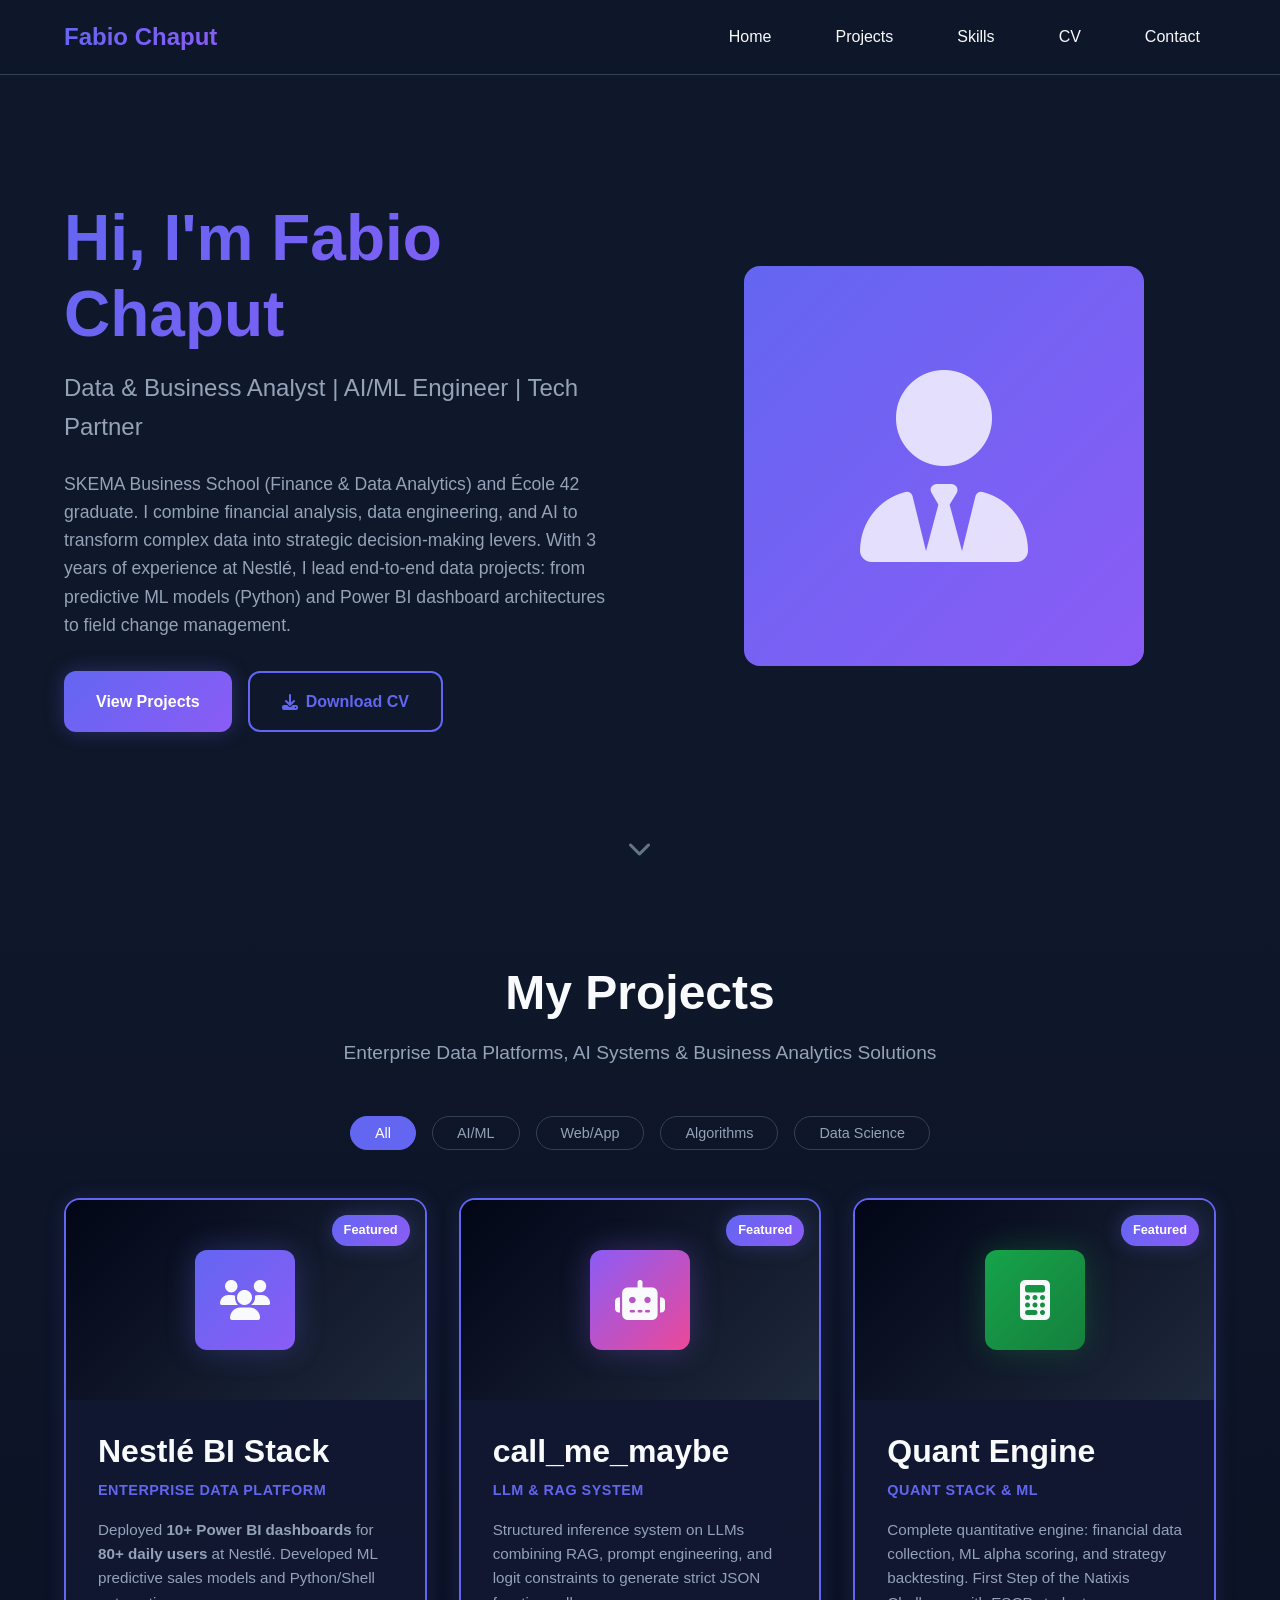
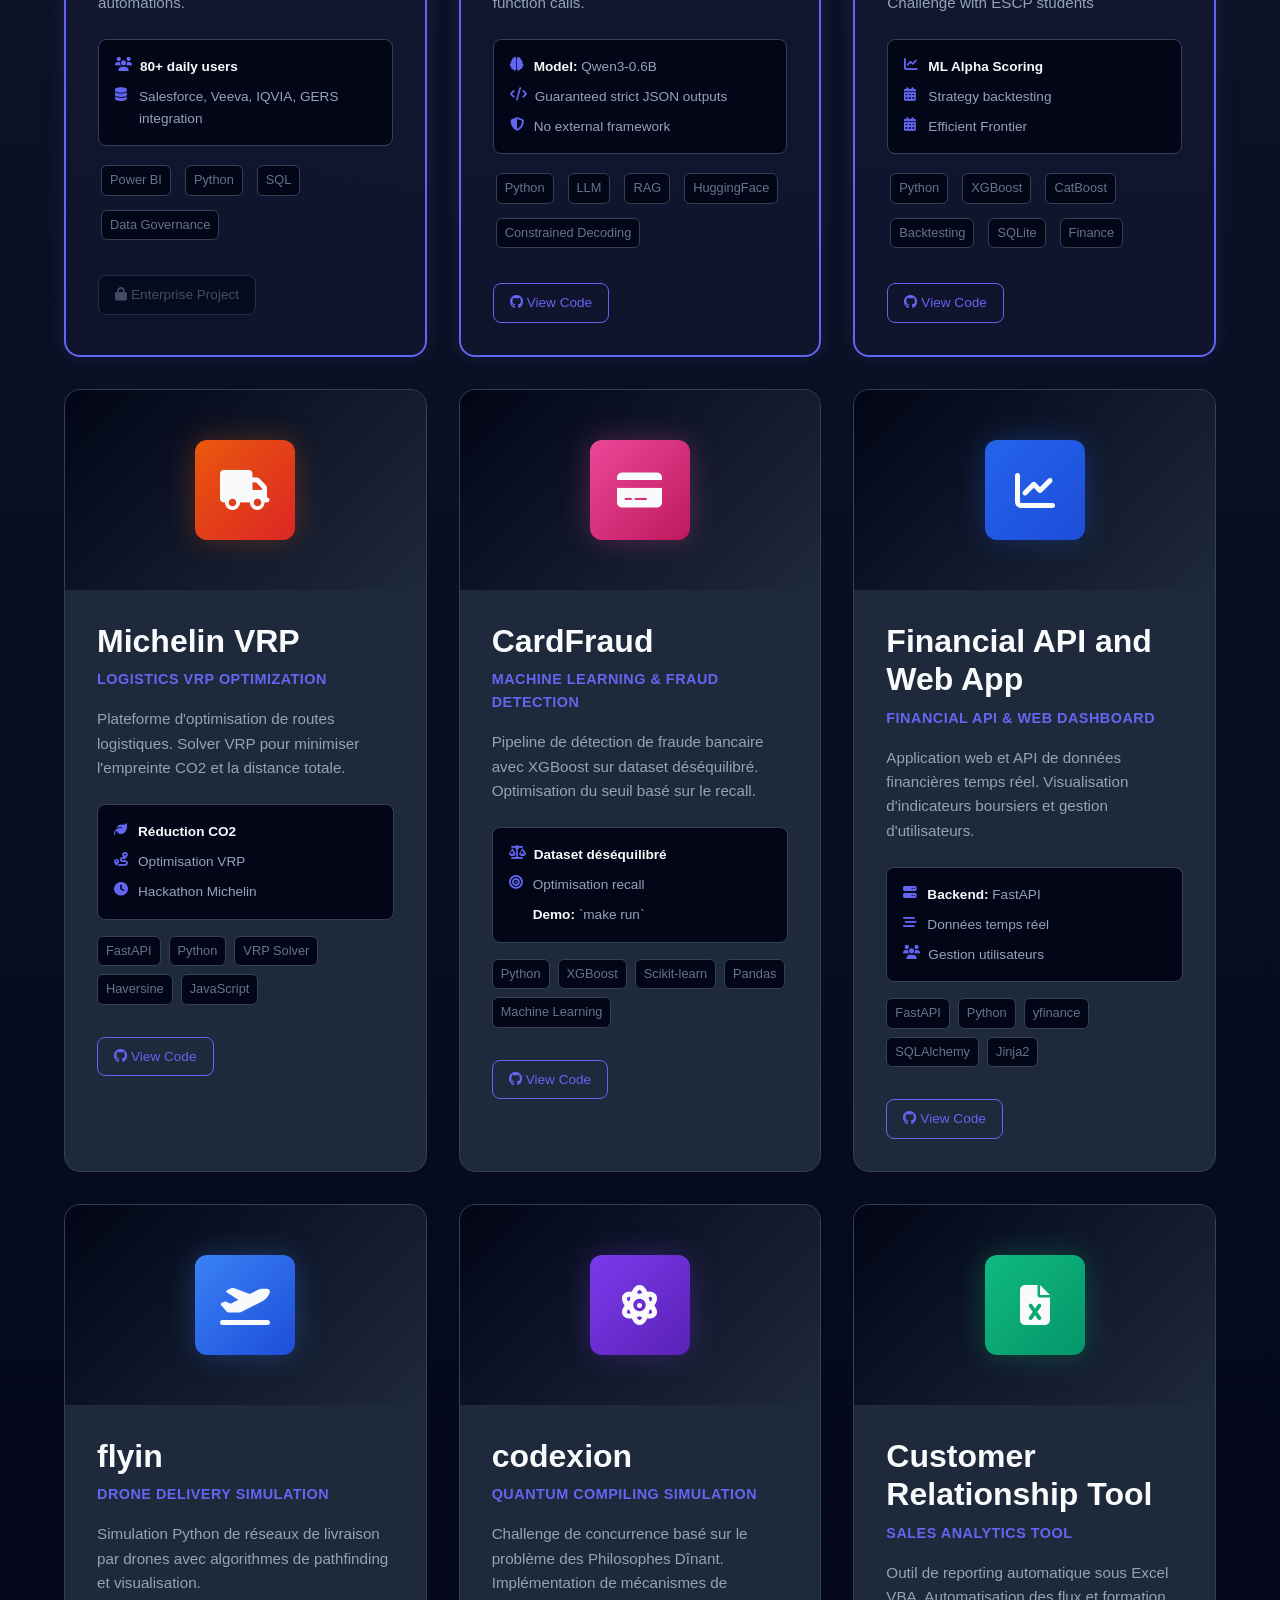
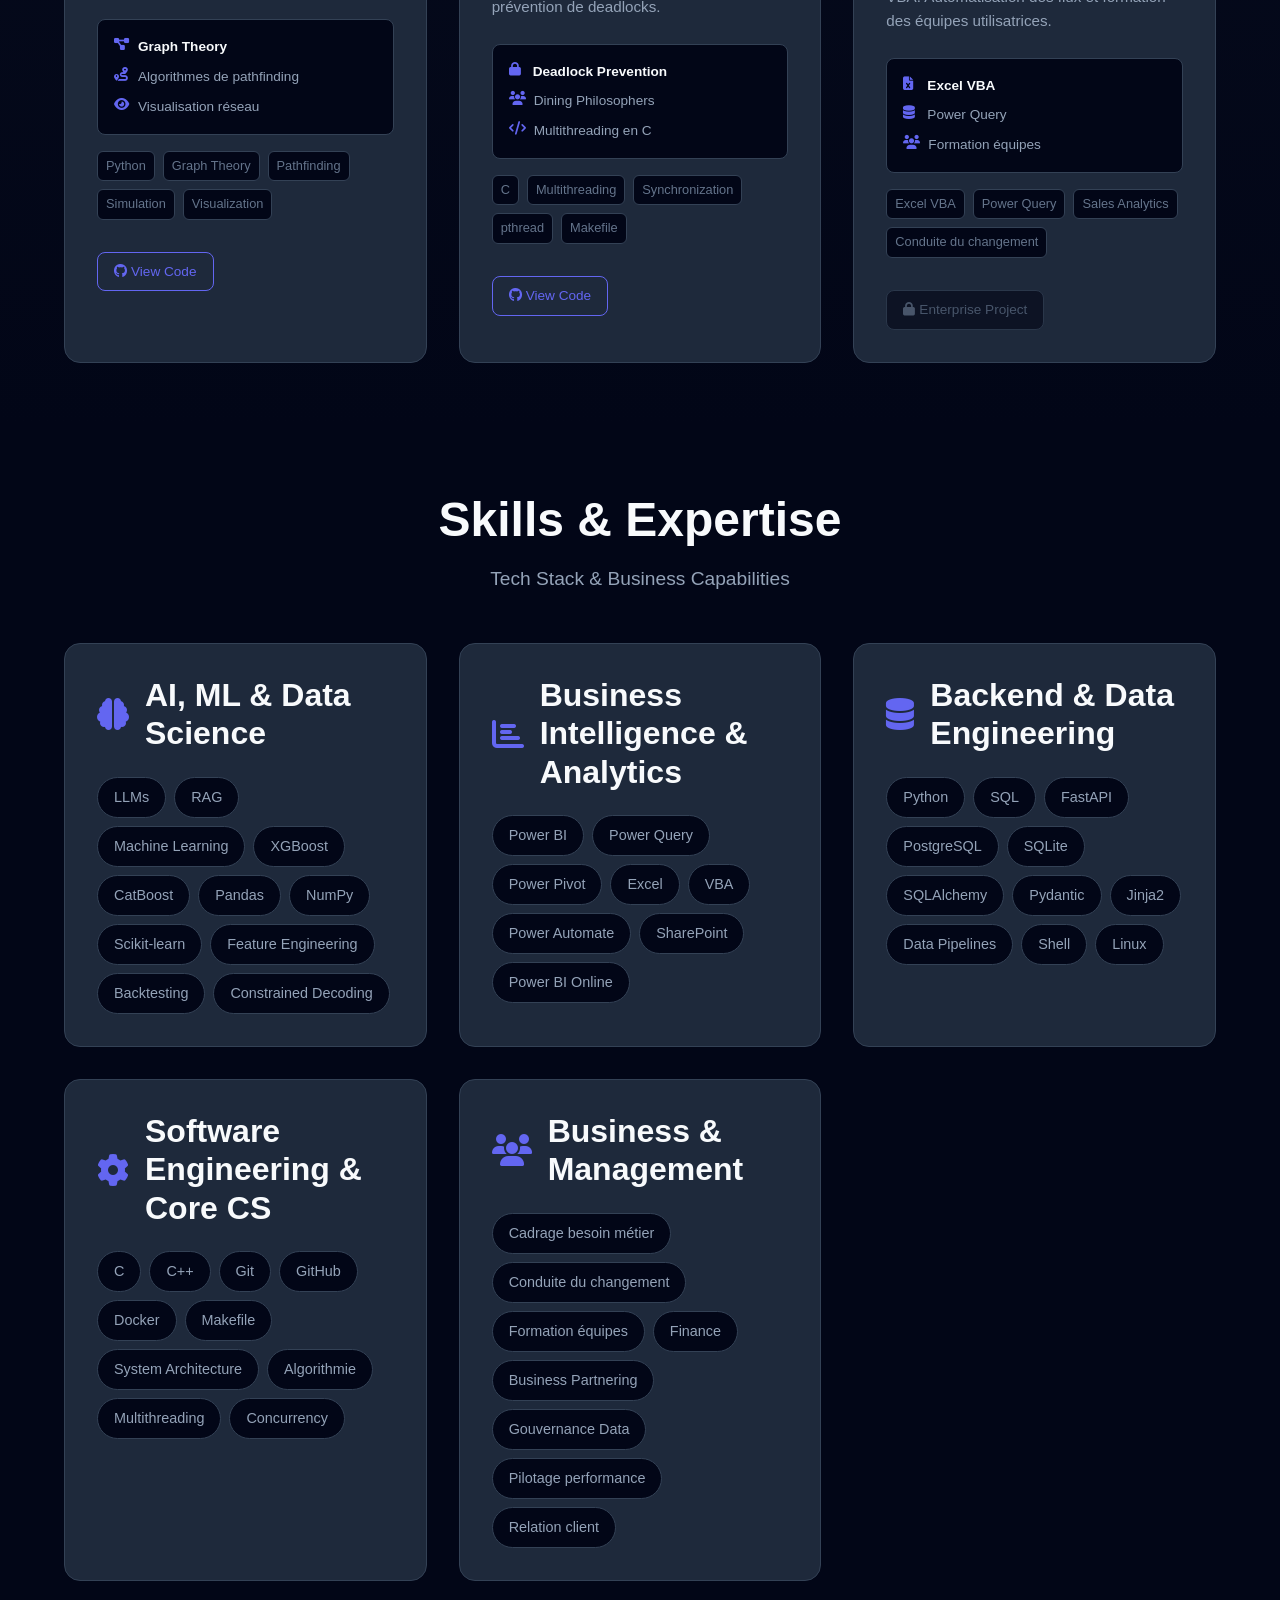
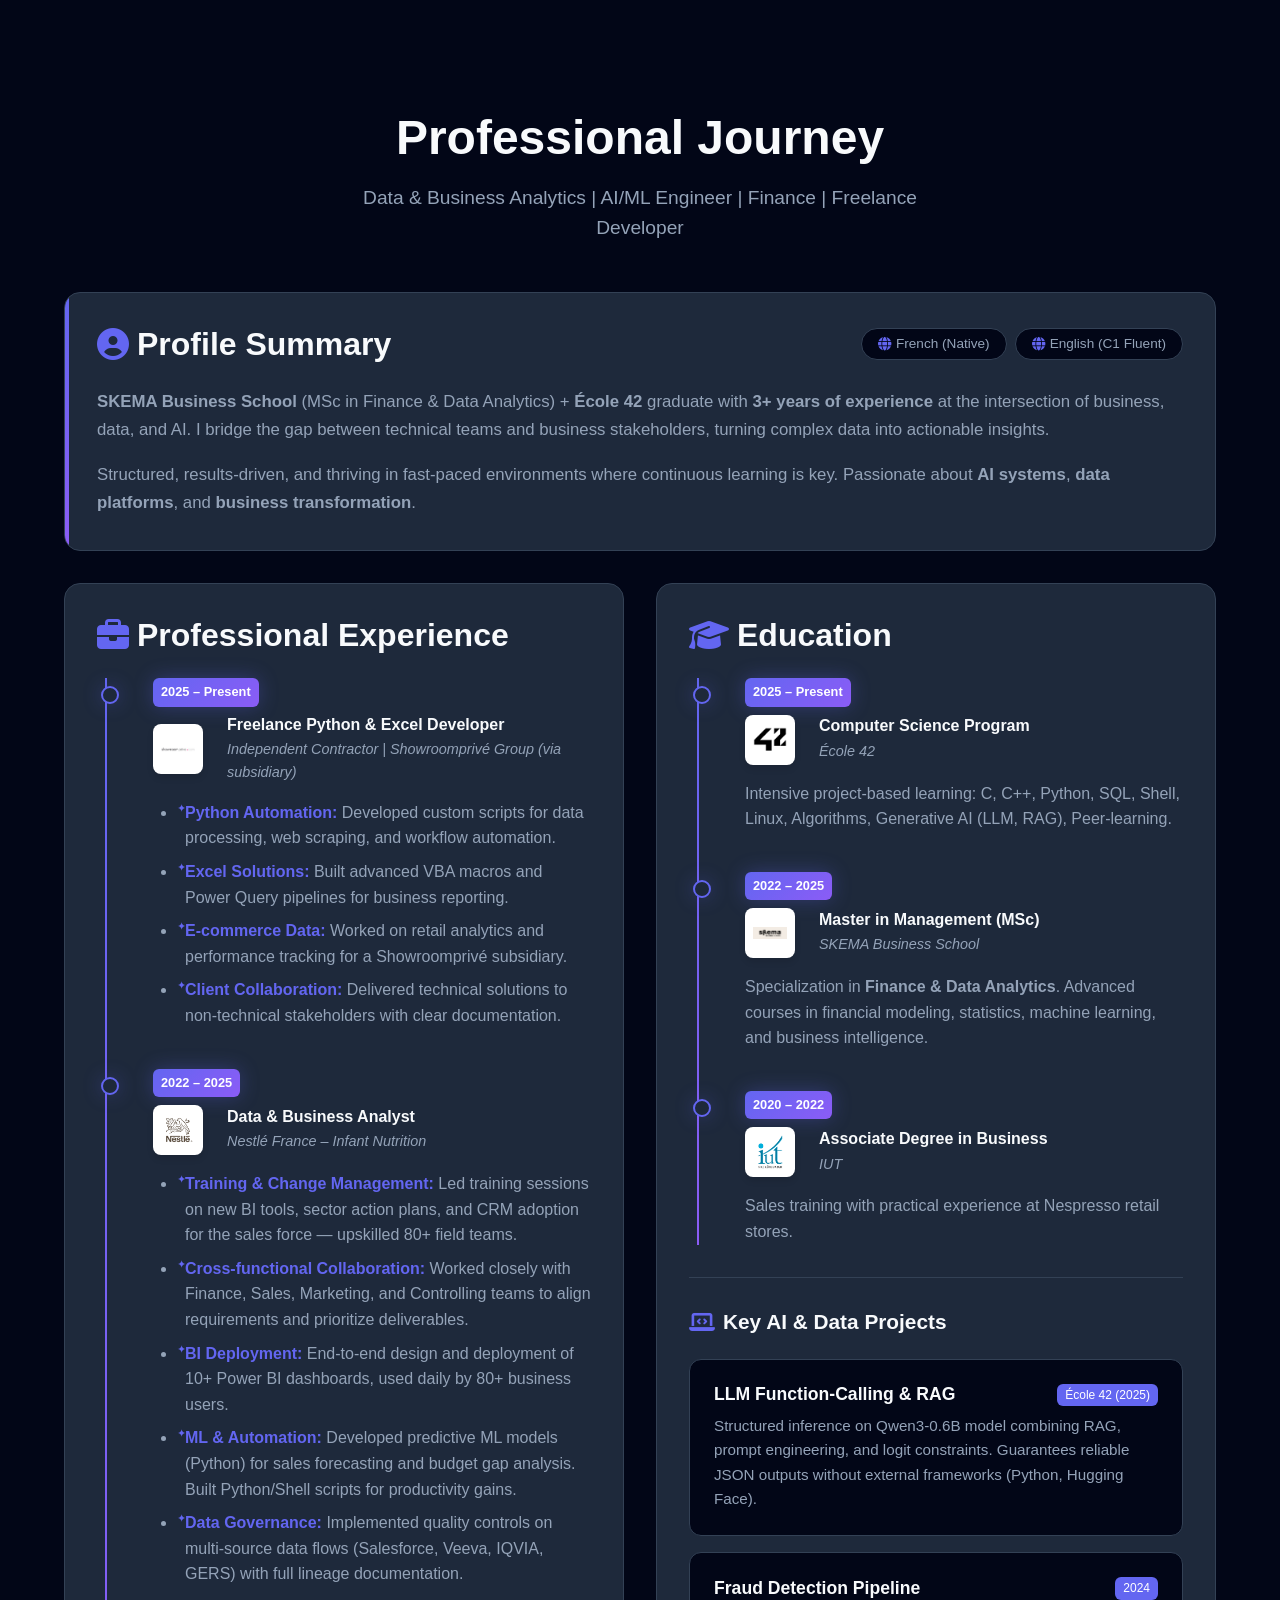
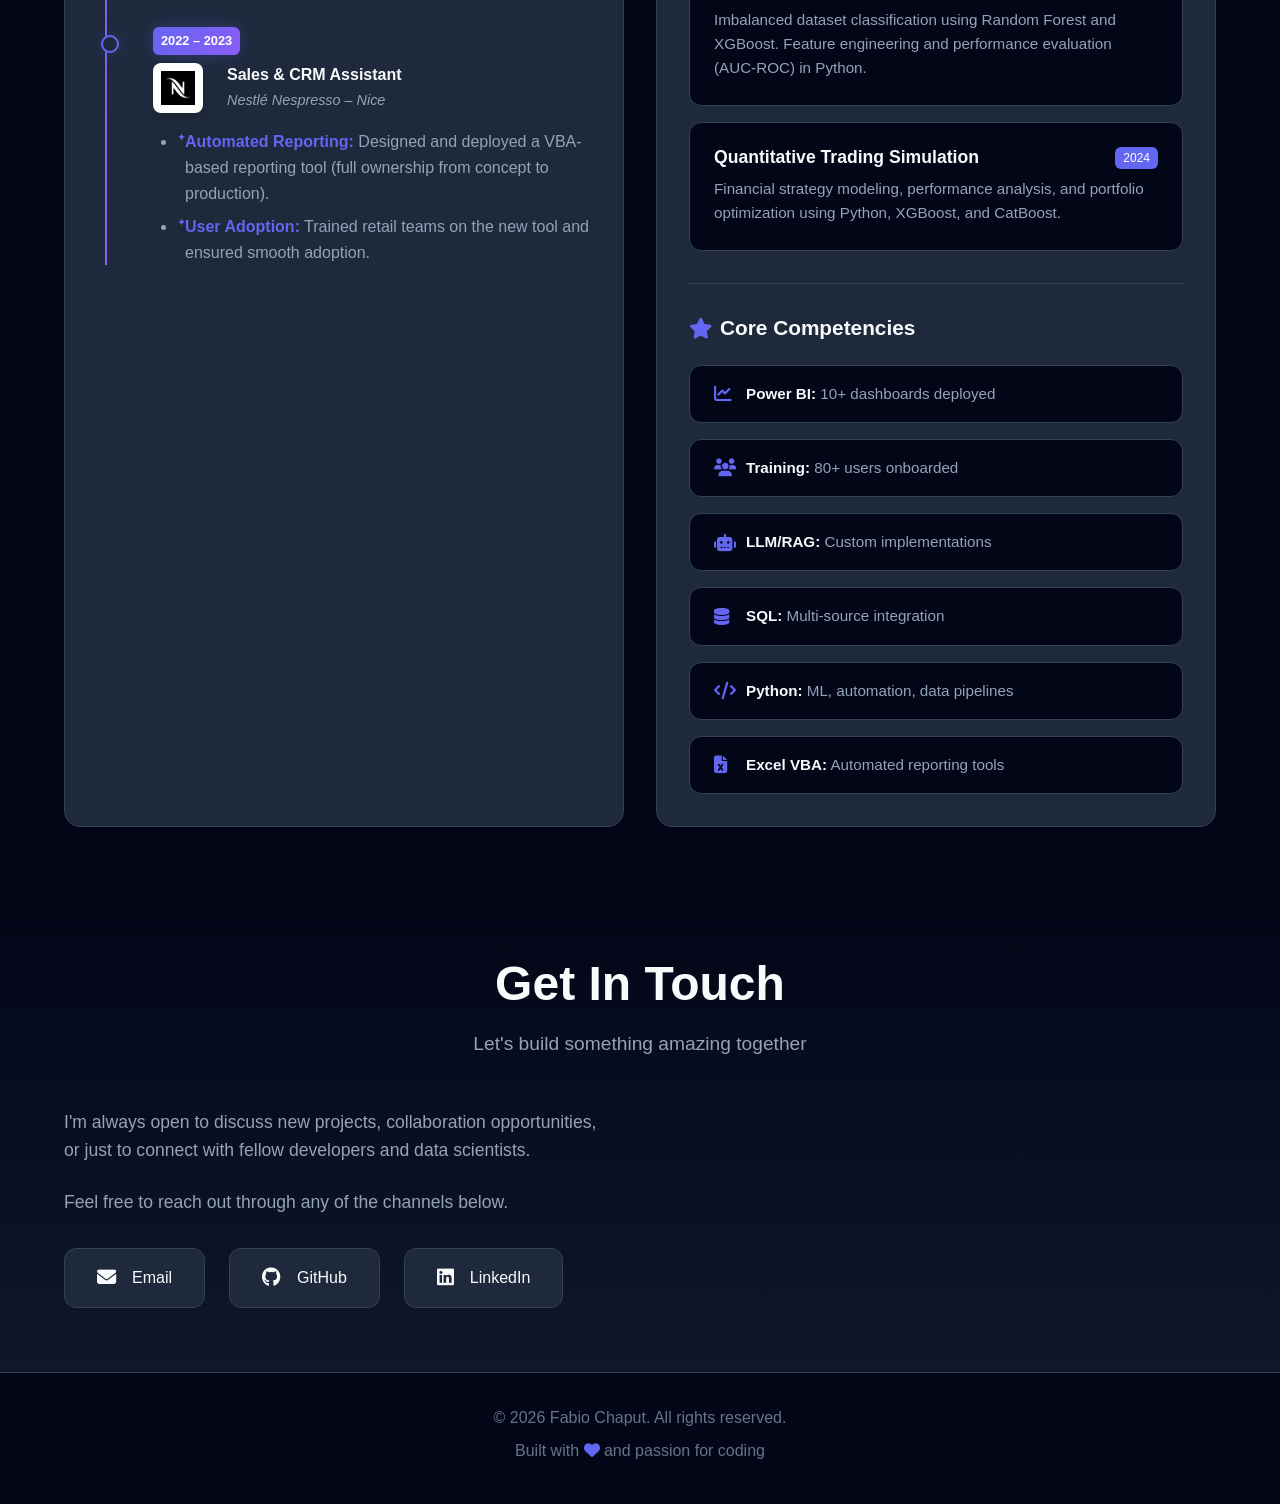
<file: index.html>
<!DOCTYPE html>
<html lang="en">
<head>
    <meta charset="UTF-8">
    <meta name="viewport" content="width=device-width, initial-scale=1.0">
    <title>Fabio Chaput - Data & Business Analyst | Tech & AI Partner</title>
    <link rel="stylesheet" href="styles.css">
    <link rel="stylesheet" href="https://cdnjs.cloudflare.com/ajax/libs/font-awesome/6.4.0/css/all.min.css">
</head>
<body>
    <!-- Navigation -->
    <nav class="navbar">
        <div class="container">
            <a href="#" class="logo">Fabio Chaput</a>
            <div class="nav-links">
                <a href="#home">Home</a>
                <a href="#projects">Projects</a>
                <a href="#skills">Skills</a>
                <a href="#cv">CV</a>
                <a href="#contact">Contact</a>
            </div>
            <div class="hamburger">
                <i class="fas fa-bars"></i>
            </div>
        </div>
    </nav>

    <!-- Hero Section -->
    <section id="home" class="hero">
        <div class="container">
            <div class="hero-content">
                <h1>Hi, I'm Fabio Chaput</h1>
                <p class="subtitle">Data & Business Analyst | AI/ML Engineer | Tech Partner</p>
                <p class="description">
                    SKEMA Business School (Finance & Data Analytics) and École 42 graduate. 
                    I combine financial analysis, data engineering, and AI to transform complex data into 
                    strategic decision-making levers. With 3 years of experience at Nestlé, I lead 
                    end-to-end data projects: from predictive ML models (Python) and Power BI dashboard 
                    architectures to field change management.
                </p>
                <div class="cta-buttons">
                    <a href="#projects" class="btn btn-primary">View Projects</a>
                    <a href="Fabio_Chaput_CV_.pdf" class="btn btn-cv" download>
                        <i class="fas fa-download"></i> Download CV
                    </a>
                </div>
            </div>
            <div class="hero-image">
                <div class="profile-placeholder">
                    <i class="fas fa-user-tie"></i>
                </div>
            </div>
        </div>
        <div class="scroll-down">
            <i class="fas fa-chevron-down"></i>
        </div>
    </section>

    <!-- Projects Section -->
    <section id="projects" class="projects-section">
        <div class="container">
            <div class="section-header">
                <h2>My Projects</h2>
                <p class="section-subtitle">Enterprise Data Platforms, AI Systems & Business Analytics Solutions</p>
            </div>

            <!-- Project Filter -->
            <div class="project-filters">
                <button class="filter-btn active" data-filter="all">All</button>
                <button class="filter-btn" data-filter="ai">AI/ML</button>
                <button class="filter-btn" data-filter="web">Web/App</button>
                <button class="filter-btn" data-filter="algorithm">Algorithms</button>
                <button class="filter-btn" data-filter="data">Data Science</button>
            </div>

            <!-- Projects Grid -->
            <div class="projects-grid">
                <!-- Project 1: Nestlé BI Stack (FEATURED) -->
                <div class="project-card featured" data-tags="data web">
                    <div class="featured-badge">Featured</div>
                    <div class="project-image">
                        <div class="project-icon" style="background: linear-gradient(135deg, #6366f1 0%, #8b5cf6 100%); box-shadow: 0 0 30px rgba(99, 102, 241, 0.3);">
                            <i class="fas fa-users"></i>
                        </div>
                    </div>
                    <div class="project-info">
                        <h3>Nestlé BI Stack</h3>
                        <p class="project-category">Enterprise Data Platform</p>
                        <p class="project-description">
                            Deployed <strong>10+ Power BI dashboards</strong> for <strong>80+ daily users</strong> at Nestlé. 
                            Developed ML predictive sales models and Python/Shell automations.
                        </p>
                        <div class="project-highlights">
                            <div class="highlight-item">
                                <i class="fas fa-users"></i>
                                <span><strong>80+ daily users</strong></span>
                            </div>
                            <div class="highlight-item">
                                <i class="fas fa-database"></i>
                                <span>Salesforce, Veeva, IQVIA, GERS integration</span>
                            </div>
                        </div>
                        <div class="project-tech">
                            <span class="tech-badge powerbi">Power BI</span>
                            <span class="tech-badge python">Python</span>
                            <span class="tech-badge sql">SQL</span>
                            <span class="tech-badge data-governance">Data Governance</span>
                        </div>
                        <div class="project-links">
                            <a href="#" class="btn-project enterprise-btn" style="pointer-events: none; opacity: 0.6;">
                                <i class="fas fa-lock"></i> Enterprise Project
                            </a>
                        </div>
                    </div>
                </div>

                <!-- Project 2: call_me_maybe (FEATURED) -->
                <div class="project-card featured" data-tags="ai">
                    <div class="featured-badge">Featured</div>
                    <div class="project-image">
                        <div class="project-icon" style="background: linear-gradient(135deg, #8b5cf6 0%, #ec4899 100%); box-shadow: 0 0 30px rgba(139, 92, 246, 0.3);">
                            <i class="fas fa-robot"></i>
                        </div>
                    </div>
                    <div class="project-info">
                        <h3>call_me_maybe</h3>
                        <p class="project-category">LLM & RAG System</p>
                        <p class="project-description">
                            Structured inference system on LLMs combining RAG, prompt engineering, and logit constraints to generate strict JSON function calls.
                        </p>
                        <div class="project-highlights">
                            <div class="highlight-item">
                                <i class="fas fa-brain"></i>
                                <span><strong>Model:</strong> Qwen3-0.6B</span>
                            </div>
                            <div class="highlight-item">
                                <i class="fas fa-code"></i>
                                <span>Guaranteed strict JSON outputs</span>
                            </div>
                            <div class="highlight-item">
                                <i class="fas fa-shield-alt"></i>
                                <span>No external framework</span>
                            </div>
                        </div>
                        <div class="project-tech">
                            <span class="tech-badge python">Python</span>
                            <span class="tech-badge llm">LLM</span>
                            <span class="tech-badge rag">RAG</span>
                            <span class="tech-badge huggingface">HuggingFace</span>
                            <span class="tech-badge constrained-decoding">Constrained Decoding</span>
                        </div>
                        <div class="project-links">
                            <a href="https://github.com/fabio-biot/call_me_maybe" class="btn-project" target="_blank">
                                <i class="fab fa-github"></i> View Code
                            </a>
                        </div>
                    </div>
                </div>

                <!-- Project 3: quant_leo_fabio (FEATURED) -->
                <div class="project-card featured" data-tags="ai data">
                    <div class="featured-badge">Featured</div>
                    <div class="project-image">
                        <div class="project-icon" style="background: linear-gradient(135deg, #16a34a 0%, #15803d 100%); box-shadow: 0 0 30px rgba(22, 163, 74, 0.3);">
                            <i class="fas fa-calculator"></i>
                        </div>
                    </div>
                    <div class="project-info">
                        <h3>Quant Engine</h3>
                        <p class="project-category">Quant Stack & ML</p>
                        <p class="project-description">
                            Complete quantitative engine: financial data collection, ML alpha scoring, and strategy backtesting.
                            First Step of the Natixis Challenge with ESCP students
                        </p>
                        <div class="project-highlights">
                            <div class="highlight-item">
                                <i class="fas fa-chart-line"></i>
                                <span><strong>ML Alpha Scoring</strong></span>
                            </div>
                            <div class="highlight-item">
                                <i class="fas fa-calendar-alt"></i>
                                <span>Strategy backtesting</span>
                            </div>
                            <div class="highlight-item">
                                <i class="fas fa-calendar-alt"></i>
                                <span>Efficient Frontier</span>
                            </div>
                        </div>
                        <div class="project-tech">
                            <span class="tech-badge python">Python</span>
                            <span class="tech-badge xgboost">XGBoost</span>
                            <span class="tech-badge catboost">CatBoost</span>
                            <span class="tech-badge backtesting">Backtesting</span>
                            <span class="tech-badge sqlite">SQLite</span>
                            <span class="tech-badge finance">Finance</span>
                        </div>
                        <div class="project-links">
                            <a href="https://github.com/fabio-biot/Quant_leo_fabio" class="btn-project" target="_blank">
                                <i class="fab fa-github"></i> View Code
                            </a>
                        </div>
                    </div>
                </div>

                <!-- Project 4: michelin -->
                <div class="project-card" data-tags="web algorithm">
                    <div class="project-image">
                        <div class="project-icon" style="background: linear-gradient(135deg, #ea580c 0%, #dc2626 100%); box-shadow: 0 0 30px rgba(234, 88, 12, 0.3);">
                            <i class="fas fa-truck"></i>
                        </div>
                    </div>
                    <div class="project-info">
                        <h3>Michelin VRP</h3>
                        <p class="project-category">Logistics VRP Optimization</p>
                        <p class="project-description">
                            Plateforme d'optimisation de routes logistiques. Solver VRP pour minimiser l'empreinte CO2 et la distance totale.
                        </p>
                        <div class="project-highlights">
                            <div class="highlight-item">
                                <i class="fas fa-leaf"></i>
                                <span><strong>Réduction CO2</strong></span>
                            </div>
                            <div class="highlight-item">
                                <i class="fas fa-route"></i>
                                <span>Optimisation VRP</span>
                            </div>
                            <div class="highlight-item">
                                <i class="fas fa-clock"></i>
                                <span>Hackathon Michelin</span>
                            </div>
                        </div>
                        <div class="project-tech">
                            <span>FastAPI</span>
                            <span>Python</span>
                            <span>VRP Solver</span>
                            <span>Haversine</span>
                            <span>JavaScript</span>
                        </div>
                        <div class="project-links">
                            <a href="https://github.com/fabio-biot/michelin_leo" class="btn-project" target="_blank">
                                <i class="fab fa-github"></i> View Code
                            </a>
                        </div>
                    </div>
                </div>
                
                <!-- Project 5: CardFraud -->
                <div class="project-card" data-tags="ai data">
                    <div class="project-image">
                        <div class="project-icon" style="background: linear-gradient(135deg, #ec4899 0%, #be185d 100%); box-shadow: 0 0 30px rgba(236, 72, 153, 0.3);">
                            <i class="fas fa-credit-card"></i>
                        </div>
                    </div>
                    <div class="project-info">
                        <h3>CardFraud</h3>
                        <p class="project-category">Machine Learning & Fraud Detection</p>
                        <p class="project-description">
                            Pipeline de détection de fraude bancaire avec XGBoost sur dataset déséquilibré. Optimisation du seuil basé sur le recall.
                        </p>
                        <div class="project-highlights">
                            <div class="highlight-item">
                                <i class="fas fa-balance-scale"></i>
                                <span><strong>Dataset déséquilibré</strong></span>
                            </div>
                            <div class="highlight-item">
                                <i class="fas fa-bullseye"></i>
                                <span>Optimisation recall</span>
                            </div>
                            <div class="highlight-item">
                                <i class="fas fa-lightning"></i>
                                <span><strong>Demo:</strong> `make run`</span>
                            </div>
                        </div>
                        <div class="project-tech">
                            <span>Python</span>
                            <span>XGBoost</span>
                            <span>Scikit-learn</span>
                            <span>Pandas</span>
                            <span>Machine Learning</span>
                        </div>
                        <div class="project-links">
                            <a href="https://github.com/fabio-biot/CreditCardFraud" class="btn-project" target="_blank">
                                <i class="fab fa-github"></i> View Code
                            </a>
                        </div>
                    </div>
                </div>

                <!-- Project 6: alpha_ -->
                <div class="project-card" data-tags="web data">
                    <div class="project-image">
                        <div class="project-icon" style="background: linear-gradient(135deg, #2563eb 0%, #1d4ed8 100%); box-shadow: 0 0 30px rgba(37, 99, 235, 0.3);">
                            <i class="fas fa-chart-line"></i>
                        </div>
                    </div>
                    <div class="project-info">
                        <h3>Financial API and Web App </h3>
                        <p class="project-category">Financial API & Web Dashboard</p>
                        <p class="project-description">
                            Application web et API de données financières temps réel. Visualisation d'indicateurs boursiers et gestion d'utilisateurs.
                        </p>
                        <div class="project-highlights">
                            <div class="highlight-item">
                                <i class="fas fa-server"></i>
                                <span><strong>Backend:</strong> FastAPI</span>
                            </div>
                            <div class="highlight-item">
                                <i class="fas fa-stream"></i>
                                <span>Données temps réel</span>
                            </div>
                            <div class="highlight-item">
                                <i class="fas fa-users"></i>
                                <span>Gestion utilisateurs</span>
                            </div>
                        </div>
                        <div class="project-tech">
                            <span>FastAPI</span>
                            <span>Python</span>
                            <span>yfinance</span>
                            <span>SQLAlchemy</span>
                            <span>Jinja2</span>
                        </div>
                        <div class="project-links">
                            <a href="https://github.com/fabio-biot/alpha_" class="btn-project" target="_blank">
                                <i class="fab fa-github"></i> View Code
                            </a>
                        </div>
                    </div>
                </div>

                <!-- Project 7: flyin -->
                <div class="project-card" data-tags="algorithm">
                    <div class="project-image">
                        <div class="project-icon" style="background: linear-gradient(135deg, #3b82f6 0%, #1d4ed8 100%); box-shadow: 0 0 30px rgba(59, 130, 246, 0.3);">
                            <i class="fas fa-plane-departure"></i>
                        </div>
                    </div>
                    <div class="project-info">
                        <h3>flyin</h3>
                        <p class="project-category">Drone Delivery Simulation</p>
                        <p class="project-description">
                            Simulation Python de réseaux de livraison par drones avec algorithmes de pathfinding et visualisation.
                        </p>
                        <div class="project-highlights">
                            <div class="highlight-item">
                                <i class="fas fa-project-diagram"></i>
                                <span><strong>Graph Theory</strong></span>
                            </div>
                            <div class="highlight-item">
                                <i class="fas fa-route"></i>
                                <span>Algorithmes de pathfinding</span>
                            </div>
                            <div class="highlight-item">
                                <i class="fas fa-eye"></i>
                                <span>Visualisation réseau</span>
                            </div>
                        </div>
                        <div class="project-tech">
                            <span>Python</span>
                            <span>Graph Theory</span>
                            <span>Pathfinding</span>
                            <span>Simulation</span>
                            <span>Visualization</span>
                        </div>
                        <div class="project-links">
                            <a href="https://github.com/fabio-biot/flyin" class="btn-project" target="_blank">
                                <i class="fab fa-github"></i> View Code
                            </a>
                        </div>
                    </div>
                </div>

                <!-- Project 8: codexion -->
                <div class="project-card" data-tags="algorithm">
                    <div class="project-image">
                        <div class="project-icon" style="background: linear-gradient(135deg, #7c3aed 0%, #5b21b6 100%); box-shadow: 0 0 30px rgba(124, 58, 237, 0.3);">
                            <i class="fas fa-atom"></i>
                        </div>
                    </div>
                    <div class="project-info">
                        <h3>codexion</h3>
                        <p class="project-category">Quantum Compiling Simulation</p>
                        <p class="project-description">
                            Challenge de concurrence basé sur le problème des Philosophes Dînant. Implémentation de mécanismes de prévention de deadlocks.
                        </p>
                        <div class="project-highlights">
                            <div class="highlight-item">
                                <i class="fas fa-lock"></i>
                                <span><strong>Deadlock Prevention</strong></span>
                            </div>
                            <div class="highlight-item">
                                <i class="fas fa-users"></i>
                                <span>Dining Philosophers</span>
                            </div>
                            <div class="highlight-item">
                                <i class="fas fa-code"></i>
                                <span>Multithreading en C</span>
                            </div>
                        </div>
                        <div class="project-tech">
                            <span>C</span>
                            <span>Multithreading</span>
                            <span>Synchronization</span>
                            <span>pthread</span>
                            <span>Makefile</span>
                        </div>
                        <div class="project-links">
                            <a href="https://github.com/fabio-biot/codexion" class="btn-project" target="_blank">
                                <i class="fab fa-github"></i> View Code
                            </a>
                        </div>
                    </div>
                </div>

                <!-- Project 9: nespresso_vba_analytics -->
                <div class="project-card" data-tags="data web">
                    <div class="project-image">
                        <div class="project-icon" style="background: linear-gradient(135deg, #10b981 0%, #059669 100%); box-shadow: 0 0 30px rgba(16, 185, 129, 0.3);">
                            <i class="fas fa-file-excel"></i>
                        </div>
                    </div>
                    <div class="project-info">
                        <h3>Customer Relationship Tool</h3>
                        <p class="project-category">Sales Analytics Tool</p>
                        <p class="project-description">
                            Outil de reporting automatique sous Excel VBA. Automatisation des flux et formation des équipes utilisatrices.
                        </p>
                        <div class="project-highlights">
                            <div class="highlight-item">
                                <i class="fas fa-file-excel"></i>
                                <span><strong>Excel VBA</strong></span>
                            </div>
                            <div class="highlight-item">
                                <i class="fas fa-database"></i>
                                <span>Power Query</span>
                            </div>
                            <div class="highlight-item">
                                <i class="fas fa-users"></i>
                                <span>Formation équipes</span>
                            </div>
                        </div>
                        <div class="project-tech">
                            <span>Excel VBA</span>
                            <span>Power Query</span>
                            <span>Sales Analytics</span>
                            <span>Conduite du changement</span>
                        </div>
                        <div class="project-links">
                            <a href="#" class="btn-project enterprise-btn" style="pointer-events: none; opacity: 0.6;">
                                <i class="fas fa-lock"></i> Enterprise Project
                            </a>
                        </div>
                    </div>
                </div>
            </div>
        </div>
    </section>

    <!-- Skills Section -->
    <section id="skills" class="skills-section">
        <div class="container">
            <div class="section-header">
                <h2>Skills & Expertise</h2>
                <p class="section-subtitle">Tech Stack & Business Capabilities</p>
            </div>
            <div class="skills-grid">
                <!-- Skill Category 1: AI, ML & Data Science -->
                <div class="skill-category">
                    <h3><i class="fas fa-brain"></i> AI, ML & Data Science</h3>
                    <div class="skill-tags">
                        <span>LLMs</span>
                        <span>RAG</span>
                        <span>Machine Learning</span>
                        <span>XGBoost</span>
                        <span>CatBoost</span>
                        <span>Pandas</span>
                        <span>NumPy</span>
                        <span>Scikit-learn</span>
                        <span>Feature Engineering</span>
                        <span>Backtesting</span>
                        <span>Constrained Decoding</span>
                    </div>
                </div>
                
                <!-- Skill Category 2: Business Intelligence & Analytics -->
                <div class="skill-category">
                    <h3><i class="fas fa-chart-bar"></i> Business Intelligence & Analytics</h3>
                    <div class="skill-tags">
                        <span>Power BI</span>
                        <span>Power Query</span>
                        <span>Power Pivot</span>
                        <span>Excel</span>
                        <span>VBA</span>
                        <span>Power Automate</span>
                        <span>SharePoint</span>
                        <span>Power BI Online</span>
                    </div>
                </div>
                
                <!-- Skill Category 3: Backend & Data Engineering -->
                <div class="skill-category">
                    <h3><i class="fas fa-database"></i> Backend & Data Engineering</h3>
                    <div class="skill-tags">
                        <span>Python</span>
                        <span>SQL</span>
                        <span>FastAPI</span>
                        <span>PostgreSQL</span>
                        <span>SQLite</span>
                        <span>SQLAlchemy</span>
                        <span>Pydantic</span>
                        <span>Jinja2</span>
                        <span>Data Pipelines</span>
                        <span>Shell</span>
                        <span>Linux</span>
                    </div>
                </div>
                
                <!-- Skill Category 4: Software Engineering & Core CS -->
                <div class="skill-category">
                    <h3><i class="fas fa-cog"></i> Software Engineering & Core CS</h3>
                    <div class="skill-tags">
                        <span>C</span>
                        <span>C++</span>
                        <span>Git</span>
                        <span>GitHub</span>
                        <span>Docker</span>
                        <span>Makefile</span>
                        <span>System Architecture</span>
                        <span>Algorithmie</span>
                        <span>Multithreading</span>
                        <span>Concurrency</span>
                    </div>
                </div>
                
                <!-- Skill Category 5: Business & Management -->
                <div class="skill-category">
                    <h3><i class="fas fa-users"></i> Business & Management</h3>
                    <div class="skill-tags">
                        <span>Cadrage besoin métier</span>
                        <span>Conduite du changement</span>
                        <span>Formation équipes</span>
                        <span>Finance</span>
                        <span>Business Partnering</span>
                        <span>Gouvernance Data</span>
                        <span>Pilotage performance</span>
                        <span>Relation client</span>
                    </div>
                </div>
            </div>
        </div>
    </section>

    <!-- CV Section -->
    <section id="cv" class="cv-section">
        <div class="container">
            <div class="section-header">
                <h2>Professional Journey</h2>
                <p class="section-subtitle">Data & Business Analytics | AI/ML Engineer | Finance | Freelance Developer</p>
            </div>

            <!-- Profile Summary Card -->
            <div class="cv-profile-card">
                <div class="cv-profile-header">
                    <h3><i class="fas fa-user-circle"></i> Profile Summary</h3>
                    <div class="cv-languages">
                        <span class="badge"><i class="fas fa-globe"></i> French (Native)</span>
                        <span class="badge"><i class="fas fa-globe"></i> English (C1 Fluent)</span>
                    </div>
                </div>
                <p class="cv-profile-text">
                    <strong>SKEMA Business School</strong> (MSc in Finance & Data Analytics) + <strong>École 42</strong> graduate with <strong>3+ years of experience</strong> at the intersection of business, data, and AI. 
                    I bridge the gap between technical teams and business stakeholders, turning complex data into actionable insights.
                </p>
                <p class="cv-profile-text">
                    Structured, results-driven, and thriving in fast-paced environments where continuous learning is key. 
                    Passionate about <strong>AI systems</strong>, <strong>data platforms</strong>, and <strong>business transformation</strong>.
                </p>
            </div>

            <div class="cv-grid">
                <!-- Professional Experience Column -->
                <div class="cv-block">
                    <h3><i class="fas fa-briefcase"></i> Professional Experience</h3>
                    <div class="timeline">
                        <!-- Freelance Experience (NEW) -->
                        <div class="timeline-item">
                            <span class="timeline-date">2025 – Present</span>
                            <div class="company-header">
                                <img src="images/logos/logoShowroom_prive.png" alt="Showroomprivé" class="company-logo">
                                <div class="company-info">
                                    <h4>Freelance Python & Excel Developer</h4>
                                    <p class="timeline-institution">Independent Contractor | Showroomprivé Group (via subsidiary)</p>
                                </div>
                            </div>
                            <ul class="cv-list">
                                <li><strong>Python Automation:</strong> Developed custom scripts for data processing, web scraping, and workflow automation.</li>
                                <li><strong>Excel Solutions:</strong> Built advanced VBA macros and Power Query pipelines for business reporting.</li>
                                <li><strong>E-commerce Data:</strong> Worked on retail analytics and performance tracking for a Showroomprivé subsidiary.</li>
                                <li><strong>Client Collaboration:</strong> Delivered technical solutions to non-technical stakeholders with clear documentation.</li>
                            </ul>
                        </div>

                        <div class="timeline-item">
                            <span class="timeline-date">2022 – 2025</span>
                            <div class="company-header">
                                <img src="images/logos/Logo_Nestle.svg.png" alt="Nestlé" class="company-logo">
                                <div class="company-info">
                                    <h4>Data & Business Analyst</h4>
                                    <p class="timeline-institution">Nestlé France – Infant Nutrition</p>
                                </div>
                            </div>
                            <ul class="cv-list">
                                <li><strong>Training & Change Management:</strong> Led training sessions on new BI tools, sector action plans, and CRM adoption for the sales force — upskilled 80+ field teams.</li>
                                <li><strong>Cross-functional Collaboration:</strong> Worked closely with Finance, Sales, Marketing, and Controlling teams to align requirements and prioritize deliverables.</li>
                                <li><strong>BI Deployment:</strong> End-to-end design and deployment of 10+ Power BI dashboards, used daily by 80+ business users.</li>
                                <li><strong>ML & Automation:</strong> Developed predictive ML models (Python) for sales forecasting and budget gap analysis. Built Python/Shell scripts for productivity gains.</li>
                                <li><strong>Data Governance:</strong> Implemented quality controls on multi-source data flows (Salesforce, Veeva, IQVIA, GERS) with full lineage documentation.</li>
                            </ul>
                        </div>

                        <div class="timeline-item">
                            <span class="timeline-date">2022 – 2023</span>
                            <div class="company-header">
                                <img src="images/logos/logonespresso.png" alt="Nespresso" class="company-logo">
                                <div class="company-info">
                                    <h4>Sales & CRM Assistant</h4>
                                    <p class="timeline-institution">Nestlé Nespresso – Nice</p>
                                </div>
                            </div>
                            <ul class="cv-list">
                                <li><strong>Automated Reporting:</strong> Designed and deployed a VBA-based reporting tool (full ownership from concept to production).</li>
                                <li><strong>User Adoption:</strong> Trained retail teams on the new tool and ensured smooth adoption.</li>
                            </ul>
                        </div>
                    </div>
                </div>

                <!-- Education & Projects Column -->
                <div class="cv-block">
                    <h3><i class="fas fa-graduation-cap"></i> Education</h3>
                    <div class="timeline">
                        <div class="timeline-item">
                            <span class="timeline-date">2025 – Present</span>
                            <div class="company-header">
                                <img src="images/logos/logo42.png" alt="École 42" class="company-logo">
                                <div class="company-info">
                                    <h4>Computer Science Program</h4>
                                    <p class="timeline-institution">École 42</p>
                                </div>
                            </div>
                            <p>Intensive project-based learning: C, C++, Python, SQL, Shell, Linux, Algorithms, Generative AI (LLM, RAG), Peer-learning.</p>
                        </div>

                        <div class="timeline-item">
                            <span class="timeline-date">2022 – 2025</span>
                            <div class="company-header">
                                <img src="images/logos/logoskema.jpg" alt="SKEMA Business School" class="company-logo">
                                <div class="company-info">
                                    <h4>Master in Management (MSc)</h4>
                                    <p class="timeline-institution">SKEMA Business School</p>
                                </div>
                            </div>
                            <p>Specialization in <strong>Finance & Data Analytics</strong>. Advanced courses in financial modeling, statistics, machine learning, and business intelligence.</p>
                        </div>

                        <div class="timeline-item">
                            <span class="timeline-date">2020 – 2022</span>
                            <div class="company-header">
                                <img src="images/logos/logoiut.png" alt="IUT" class="company-logo">
                                <div class="company-info">
                                    <h4>Associate Degree in Business</h4>
                                    <p class="timeline-institution">IUT</p>
                                </div>
                            </div>
                            <p>Sales training with practical experience at Nespresso retail stores.</p>
                        </div>
                    </div>

                    <!-- Key Projects Block -->
                    <div class="cv-subblock">
                        <h3><i class="fas fa-laptop-code"></i> Key AI & Data Projects</h3>
                        <div class="project-mini-cards">
                            <div class="mini-card">
                                <h4>LLM Function-Calling & RAG <span class="mini-tag">École 42 (2025)</span></h4>
                                <p>Structured inference on Qwen3-0.6B model combining RAG, prompt engineering, and logit constraints. Guarantees reliable JSON outputs without external frameworks (Python, Hugging Face).</p>
                            </div>
                            <div class="mini-card">
                                <h4>Fraud Detection Pipeline <span class="mini-tag">2024</span></h4>
                                <p>Imbalanced dataset classification using Random Forest and XGBoost. Feature engineering and performance evaluation (AUC-ROC) in Python.</p>
                            </div>
                            <div class="mini-card">
                                <h4>Quantitative Trading Simulation <span class="mini-tag">2024</span></h4>
                                <p>Financial strategy modeling, performance analysis, and portfolio optimization using Python, XGBoost, and CatBoost.</p>
                            </div>
                        </div>
                    </div>

                    <!-- Skills Highlight -->
                    <div class="cv-subblock">
                        <h3><i class="fas fa-star"></i> Core Competencies</h3>
                        <div class="skills-highlight-grid">
                            <div class="skill-highlight">
                                <i class="fas fa-chart-line"></i>
                                <span><strong>Power BI:</strong> 10+ dashboards deployed</span>
                            </div>
                            <div class="skill-highlight">
                                <i class="fas fa-users"></i>
                                <span><strong>Training:</strong> 80+ users onboarded</span>
                            </div>
                            <div class="skill-highlight">
                                <i class="fas fa-robot"></i>
                                <span><strong>LLM/RAG:</strong> Custom implementations</span>
                            </div>
                            <div class="skill-highlight">
                                <i class="fas fa-database"></i>
                                <span><strong>SQL:</strong> Multi-source integration</span>
                            </div>
                            <div class="skill-highlight">
                                <i class="fas fa-code"></i>
                                <span><strong>Python:</strong> ML, automation, data pipelines</span>
                            </div>
                            <div class="skill-highlight">
                                <i class="fas fa-file-excel"></i>
                                <span><strong>Excel VBA:</strong> Automated reporting tools</span>
                            </div>
                        </div>
                    </div>
                </div>
            </div>
        </div>
    </section>

    <!-- Contact Section -->
    <section id="contact" class="contact-section">
        <div class="container">
            <div class="section-header">
                <h2>Get In Touch</h2>
                <p class="section-subtitle">Let's build something amazing together</p>
            </div>
            <div class="contact-content">
                <div class="contact-info">
                    <p>I'm always open to discuss new projects, collaboration opportunities, or just to connect with fellow developers and data scientists.</p>
                    <p>Feel free to reach out through any of the channels below.</p>
                    <div class="social-links">
                        <a href="mailto:chaput.fabio@gmail.com" class="social-link">
                            <i class="fas fa-envelope"></i>
                            <span>Email</span>
                        </a>
                        <a href="https://github.com/fabio-biot" class="social-link">
                            <i class="fab fa-github"></i>
                            <span>GitHub</span>
                        </a>
                        <a href="https://www.linkedin.com/in/fabio-chaput-270044213/" class="social-link">
                            <i class="fab fa-linkedin"></i>
                            <span>LinkedIn</span>
                        </a>
                    </div>
                </div>
            </div>
        </div>
    </section>

    <!-- Footer -->
    <footer class="footer">
        <div class="container">
            <p>&copy; 2026 Fabio Chaput. All rights reserved.</p>
            <p>Built with <i class="fas fa-heart"></i> and passion for coding</p>
        </div>
    </footer>

    <!-- Back to Top Button -->
    <button id="backToTop" class="back-to-top">
        <i class="fas fa-arrow-up"></i>
    </button>

    <script src="script.js"></script>
</body>
</html>
</file>
<file: styles.css>
/* ===== CSS Variables ===== */
:root {
    /* Colors */
    --primary-color: #6366f1;
    --primary-hover: #4f46e5;
    --secondary-color: #8b5cf6;
    --secondary-hover: #7c3aed;
    --accent-color: #06b6d4;
    --accent-hover: #0891b2;
    
    --bg-dark: #0f172a;
    --bg-darker: #020617;
    --bg-card: #1e293b;
    --bg-card-hover: #334155;
    
    --text-primary: #f8fafc;
    --text-secondary: #94a3b8;
    --text-muted: #64748b;
    
    --border-color: #334155;
    --border-glow: rgba(99, 102, 241, 0.3);
    
    /* Shadows */
    --shadow-sm: 0 2px 4px rgba(0, 0, 0, 0.1);
    --shadow-md: 0 4px 6px rgba(0, 0, 0, 0.1);
    --shadow-lg: 0 10px 15px rgba(0, 0, 0, 0.1);
    --shadow-glow: 0 0 20px rgba(99, 102, 241, 0.3);
    
    /* Spacing */
    --spacing-xs: 0.25rem;
    --spacing-sm: 0.5rem;
    --spacing-md: 1rem;
    --spacing-lg: 1.5rem;
    --spacing-xl: 2rem;
    --spacing-2xl: 3rem;
    --spacing-3xl: 4rem;
    
    /* Border Radius */
    --radius-sm: 0.375rem;
    --radius-md: 0.5rem;
    --radius-lg: 0.75rem;
    --radius-xl: 1rem;
    --radius-full: 9999px;
    
    /* Transitions */
    --transition-fast: 150ms ease;
    --transition-normal: 250ms ease;
    --transition-slow: 350ms ease;
    
    /* Typography */
    --font-sans: 'Inter', -apple-system, BlinkMacSystemFont, sans-serif;
    --font-mono: 'Fira Code', monospace;
    
    /* Gradients */
    --gradient-primary: linear-gradient(135deg, #6366f1 0%, #8b5cf6 100%);
    --gradient-card: linear-gradient(145deg, #1e293b 0%, #0f172a 100%);
}

/* ===== Reset & Base ===== */
*, *::before, *::after {
    box-sizing: border-box;
    margin: 0;
    padding: 0;
}

html {
    scroll-behavior: smooth;
}

body {
    font-family: var(--font-sans);
    background: var(--bg-dark);
    color: var(--text-primary);
    line-height: 1.6;
    min-height: 100vh;
    overflow-x: hidden;
}

/* ===== Container ===== */
.container {
    width: 100%;
    max-width: 1200px;
    margin: 0 auto;
    padding: 0 var(--spacing-lg);
}

/* ===== Typography ===== */
h1, h2, h3, h4, h5, h6 {
    line-height: 1.2;
    font-weight: 700;
}

h1 { font-size: clamp(2.5rem, 5vw, 4rem); }
h2 { font-size: clamp(2rem, 4vw, 3rem); }
h3 { font-size: clamp(1.5rem, 3vw, 2rem); }

p {
    color: var(--text-secondary);
}

a {
    color: inherit;
    text-decoration: none;
    transition: color var(--transition-fast);
}

/* ===== Buttons ===== */
.btn {
    display: inline-flex;
    align-items: center;
    justify-content: center;
    gap: var(--spacing-sm);
    padding: var(--spacing-md) var(--spacing-xl);
    border: none;
    border-radius: var(--radius-lg);
    font-size: 1rem;
    font-weight: 600;
    cursor: pointer;
    transition: all var(--transition-normal);
}

.btn-primary {
    background: var(--gradient-primary);
    color: white;
    box-shadow: var(--shadow-glow);
}

.btn-primary:hover {
    transform: translateY(-2px);
    box-shadow: 0 0 30px rgba(99, 102, 241, 0.5);
}

.btn-secondary {
    background: var(--bg-card);
    color: var(--text-primary);
    border: 1px solid var(--border-color);
}

.btn-secondary:hover {
    background: var(--bg-card-hover);
    border-color: var(--primary-color);
}

.btn-project {
    background: var(--bg-card);
    color: var(--primary-color);
    border: 1px solid var(--border-color);
    padding: var(--spacing-sm) var(--spacing-lg);
    font-size: 0.9rem;
    margin-top: var(--spacing-md);
}

.btn-project:hover {
    background: var(--primary-color);
    color: white;
    border-color: var(--primary-color);
}

/* ===== Navigation ===== */
.navbar {
    position: fixed;
    top: 0;
    left: 0;
    right: 0;
    z-index: 1000;
    background: rgba(15, 23, 42, 0.9);
    backdrop-filter: blur(10px);
    padding: var(--spacing-md) 0;
    border-bottom: 1px solid var(--border-color);
}

.navbar .container {
    display: flex;
    align-items: center;
    justify-content: space-between;
}

.logo {
    font-size: 1.5rem;
    font-weight: 700;
    background: var(--gradient-primary);
    -webkit-background-clip: text;
    -webkit-text-fill-color: transparent;
    background-clip: text;
}

.nav-links {
    display: flex;
    gap: var(--spacing-xl);
}

.nav-links a {
    padding: var(--spacing-sm) var(--spacing-md);
    border-radius: var(--radius-md);
    transition: all var(--transition-fast);
    position: relative;
}

.nav-links a::after {
    content: '';
    position: absolute;
    bottom: 0;
    left: 50%;
    width: 0;
    height: 2px;
    background: var(--primary-color);
    transition: all var(--transition-normal);
    transform: translateX(-50%);
}

.nav-links a:hover {
    color: var(--primary-color);
}

.nav-links a:hover::after {
    width: 100%;
}

.hamburger {
    display: none;
    cursor: pointer;
    font-size: 1.5rem;
}

/* ===== Hero Section ===== */
.hero {
    min-height: 100vh;
    display: flex;
    align-items: center;
    justify-content: center;
    padding: var(--spacing-3xl) 0 var(--spacing-xl);
    position: relative;
    overflow: hidden;
}

.hero .container {
    display: grid;
    grid-template-columns: 1fr 1fr;
    gap: var(--spacing-3xl);
    align-items: center;
}

.hero-content {
    z-index: 1;
}

.hero h1 {
    margin-bottom: var(--spacing-md);
    background: var(--gradient-primary);
    -webkit-background-clip: text;
    -webkit-text-fill-color: transparent;
    background-clip: text;
}

.hero .subtitle {
    font-size: 1.5rem;
    color: var(--text-secondary);
    margin-bottom: var(--spacing-lg);
}

.hero .description {
    font-size: 1.1rem;
    max-width: 600px;
    margin-bottom: var(--spacing-xl);
    color: var(--text-secondary);
}

.cta-buttons {
    display: flex;
    gap: var(--spacing-md);
}

.hero-image {
    display: flex;
    justify-content: center;
    align-items: center;
}

.profile-placeholder {
    width: 400px;
    height: 400px;
    border-radius: var(--radius-xl);
    background: var(--gradient-primary);
    display: flex;
    align-items: center;
    justify-content: center;
    position: relative;
    overflow: hidden;
}

.profile-placeholder::before {
    content: '';
    position: absolute;
    inset: -2px;
    background: var(--gradient-primary);
    z-index: -1;
    border-radius: var(--radius-xl);
    opacity: 0.3;
    filter: blur(20px);
}

.profile-placeholder i {
    font-size: 12rem;
    color: white;
    opacity: 0.8;
}

.scroll-down {
    position: absolute;
    bottom: var(--spacing-xl);
    left: 50%;
    transform: translateX(-50%);
    animation: bounce 2s infinite;
    color: var(--text-muted);
    font-size: 1.5rem;
}

@keyframes bounce {
    0%, 20%, 50%, 80%, 100% {
        transform: translate(-50%, 0);
    }
    40% {
        transform: translate(-50%, -10px);
    }
    60% {
        transform: translate(-50%, -5px);
    }
}

/* ===== Section Headers ===== */
.section-header {
    text-align: center;
    margin-bottom: var(--spacing-2xl);
}

.section-header h2 {
    margin-bottom: var(--spacing-md);
}

.section-subtitle {
    font-size: 1.2rem;
    color: var(--text-secondary);
    max-width: 600px;
    margin: 0 auto;
}

/* ===== Projects Section ===== */
.projects-section {
    padding: var(--spacing-3xl) 0;
    background: linear-gradient(180deg, var(--bg-dark) 0%, var(--bg-darker) 100%);
}

.project-filters {
    display: flex;
    justify-content: center;
    gap: var(--spacing-md);
    margin-bottom: var(--spacing-2xl);
    flex-wrap: wrap;
}

.filter-btn {
    padding: var(--spacing-sm) var(--spacing-lg);
    border: 1px solid var(--border-color);
    background: transparent;
    color: var(--text-secondary);
    border-radius: var(--radius-full);
    cursor: pointer;
    transition: all var(--transition-normal);
    font-size: 0.9rem;
}

.filter-btn:hover,
.filter-btn.active {
    background: var(--primary-color);
    color: white;
    border-color: var(--primary-color);
}

.projects-grid {
    display: grid;
    grid-template-columns: repeat(auto-fit, minmax(350px, 1fr));
    gap: var(--spacing-xl);
}

.project-card {
    background: var(--bg-card);
    border: 1px solid var(--border-color);
    border-radius: var(--radius-xl);
    overflow: hidden;
    transition: all var(--transition-normal);
    position: relative;
}

.project-card::before {
    content: '';
    position: absolute;
    top: 0;
    left: 0;
    right: 0;
    height: 3px;
    background: var(--gradient-primary);
    transform: scaleX(0);
    transform-origin: left;
    transition: transform var(--transition-normal);
}

.project-card:hover {
    transform: translateY(-8px);
    border-color: var(--primary-color);
    box-shadow: var(--shadow-lg);
}

.project-card:hover::before {
    transform: scaleX(1);
}

.project-card.hidden {
    display: none;
}

.project-image {
    height: 200px;
    display: flex;
    align-items: center;
    justify-content: center;
    background: linear-gradient(135deg, var(--bg-darker) 0%, var(--bg-card) 100%);
}

.project-icon {
    width: 100px;
    height: 100px;
    border-radius: var(--radius-lg);
    display: flex;
    align-items: center;
    justify-content: center;
    font-size: 2.5rem;
    transition: all var(--transition-normal);
}

.project-card:hover .project-icon {
    transform: scale(1.1) rotate(5deg);
}

/* Icon Themes */
.stock-icon {
    background: linear-gradient(135deg, #06b6d4 0%, #3b82f6 100%);
    box-shadow: 0 0 30px rgba(6, 182, 212, 0.3);
}

.drone-icon {
    background: linear-gradient(135deg, #8b5cf6 0%, #a855f7 100%);
    box-shadow: 0 0 30px rgba(139, 92, 246, 0.3);
}

.quantum-icon {
    background: linear-gradient(135deg, #ec4899 0%, #8b5cf6 100%);
    box-shadow: 0 0 30px rgba(236, 72, 153, 0.3);
}

.quant-icon {
    background: linear-gradient(135deg, #10b981 0%, #059669 100%);
    box-shadow: 0 0 30px rgba(16, 185, 129, 0.3);
}

.llm-icon {
    background: linear-gradient(135deg, #f59e0b 0%, #d97706 100%);
    box-shadow: 0 0 30px rgba(245, 158, 11, 0.3);
}

.logistics-icon {
    background: linear-gradient(135deg, #ef4444 0%, #dc2626 100%);
    box-shadow: 0 0 30px rgba(239, 68, 68, 0.3);
}

.project-info {
    padding: var(--spacing-xl);
}

.project-info h3 {
    margin-bottom: var(--spacing-sm);
    color: var(--text-primary);
}

.project-category {
    color: var(--primary-color);
    font-size: 0.9rem;
    font-weight: 600;
    margin-bottom: var(--spacing-md);
    text-transform: uppercase;
    letter-spacing: 0.5px;
}

.project-description {
    font-size: 0.95rem;
    margin-bottom: var(--spacing-lg);
    color: var(--text-secondary);
}

.project-tech {
    display: flex;
    flex-wrap: wrap;
    gap: var(--spacing-sm);
    margin-bottom: var(--spacing-md);
}

.project-tech span {
    background: var(--bg-darker);
    padding: var(--spacing-xs) var(--spacing-sm);
    border-radius: var(--radius-sm);
    font-size: 0.8rem;
    color: var(--text-muted);
    border: 1px solid var(--border-color);
}

/* Project Highlights - Style plus discret */
.project-highlights {
    display: flex;
    flex-direction: column;
    gap: var(--spacing-sm);
    margin-bottom: var(--spacing-md);
    padding: var(--spacing-md);
    background: var(--bg-darker);
    border-radius: var(--radius-md);
    border: 1px solid var(--border-color);
}

.highlight-item {
    display: flex;
    align-items: flex-start;
    gap: var(--spacing-sm);
    font-size: 0.85rem;
    color: var(--text-secondary);
}

.highlight-item i {
    color: var(--primary-color);
    margin-top: 2px;
    min-width: 16px;
}

.highlight-item strong {
    color: var(--text-primary);
}

/* Project Links */
.project-links {
    display: flex;
    gap: var(--spacing-sm);
    margin-top: auto;
}

.project-links .btn-project {
    display: inline-flex;
    align-items: center;
    gap: var(--spacing-xs);
    padding: var(--spacing-sm) var(--spacing-md);
    background: transparent;
    border: 1px solid var(--primary-color);
    color: var(--primary-color);
    border-radius: var(--radius-md);
    font-size: 0.85rem;
    font-weight: 500;
    transition: all var(--transition-fast);
    text-decoration: none;
}

.project-links .btn-project:hover {
    background: var(--primary-color);
    color: var(--bg-dark);
}

.enterprise-btn {
    background: var(--bg-darker) !important;
    border-color: var(--border-color) !important;
    color: var(--text-muted) !important;
    cursor: not-allowed;
}

/* ===== Skills Section ===== */
.skills-section {
    padding: var(--spacing-3xl) 0;
    background: var(--bg-darker);
}

.skills-grid {
    display: grid;
    grid-template-columns: repeat(auto-fit, minmax(300px, 1fr));
    gap: var(--spacing-xl);
}

.skill-category {
    background: var(--bg-card);
    border: 1px solid var(--border-color);
    border-radius: var(--radius-xl);
    padding: var(--spacing-xl);
    transition: all var(--transition-normal);
}

.skill-category:hover {
    border-color: var(--primary-color);
    box-shadow: var(--shadow-glow);
    transform: translateY(-4px);
}

.skill-category h3 {
    display: flex;
    align-items: center;
    gap: var(--spacing-md);
    margin-bottom: var(--spacing-lg);
    color: var(--text-primary);
}

.skill-category h3 i {
    color: var(--primary-color);
}

.skill-tags {
    display: flex;
    flex-wrap: wrap;
    gap: var(--spacing-sm);
}

.skill-tags span {
    background: var(--bg-darker);
    padding: var(--spacing-sm) var(--spacing-md);
    border-radius: var(--radius-full);
    font-size: 0.9rem;
    color: var(--text-secondary);
    border: 1px solid var(--border-color);
    transition: all var(--transition-fast);
}

.skill-tags span:hover {
    background: var(--primary-color);
    color: white;
    border-color: var(--primary-color);
}

/* ===== Contact Section ===== */
.contact-section {
    padding: var(--spacing-3xl) 0;
    background: linear-gradient(180deg, var(--bg-darker) 0%, var(--bg-dark) 100%);
}

.contact-content {
    display: grid;
    grid-template-columns: 1fr 1fr;
    gap: var(--spacing-3xl);
    align-items: start;
}

.contact-info p {
    margin-bottom: var(--spacing-lg);
    font-size: 1.1rem;
}

.social-links {
    display: flex;
    gap: var(--spacing-lg);
    margin-top: var(--spacing-xl);
}

.social-link {
    display: flex;
    align-items: center;
    gap: var(--spacing-md);
    padding: var(--spacing-md) var(--spacing-xl);
    background: var(--bg-card);
    border: 1px solid var(--border-color);
    border-radius: var(--radius-lg);
    transition: all var(--transition-normal);
    font-size: 1rem;
}

.social-link:hover {
    background: var(--primary-color);
    border-color: var(--primary-color);
    color: white;
    transform: translateY(-4px);
    box-shadow: var(--shadow-glow);
}

.social-link i {
    font-size: 1.2rem;
}

.contact-form {
    background: var(--bg-card);
    border: 1px solid var(--border-color);
    border-radius: var(--radius-xl);
    padding: var(--spacing-xl);
}

.form-group {
    margin-bottom: var(--spacing-lg);
}

.form-group label {
    display: block;
    margin-bottom: var(--spacing-sm);
    color: var(--text-secondary);
    font-weight: 500;
}

.form-group input,
.form-group textarea {
    width: 100%;
    padding: var(--spacing-md);
    background: var(--bg-darker);
    border: 1px solid var(--border-color);
    border-radius: var(--radius-md);
    color: var(--text-primary);
    font-family: inherit;
    font-size: 1rem;
    transition: all var(--transition-fast);
}

.form-group input:focus,
.form-group textarea:focus {
    outline: none;
    border-color: var(--primary-color);
    box-shadow: 0 0 0 3px rgba(99, 102, 241, 0.2);
}

.form-group textarea {
    resize: vertical;
    min-height: 120px;
}

.contact-form button {
    width: 100%;
}

/* ===== Footer ===== */
.footer {
    background: var(--bg-darker);
    border-top: 1px solid var(--border-color);
    padding: var(--spacing-xl) 0;
    text-align: center;
}

.footer p {
    margin-bottom: var(--spacing-sm);
    color: var(--text-muted);
}

.footer i {
    color: var(--primary-color);
}

/* ===== Back to Top Button ===== */
.back-to-top {
    position: fixed;
    bottom: var(--spacing-xl);
    right: var(--spacing-xl);
    width: 50px;
    height: 50px;
    border-radius: var(--radius-full);
    background: var(--gradient-primary);
    border: none;
    color: white;
    cursor: pointer;
    display: flex;
    align-items: center;
    justify-content: center;
    font-size: 1.2rem;
    opacity: 0;
    visibility: hidden;
    transition: all var(--transition-normal);
    box-shadow: var(--shadow-glow);
    z-index: 999;
}

.back-to-top:hover {
    transform: translateY(-4px);
    box-shadow: 0 0 30px rgba(99, 102, 241, 0.5);
}

.back-to-top.visible {
    opacity: 1;
    visibility: visible;
}

/* ===== Responsive Design ===== */
@media (max-width: 1024px) {
    .hero .container {
        grid-template-columns: 1fr;
        text-align: center;
    }
    
    .hero .description {
        margin: 0 auto var(--spacing-xl);
    }
    
    .hero-image {
        order: -1;
    }
    
    .profile-placeholder {
        width: 300px;
        height: 300px;
    }
    
    .profile-placeholder i {
        font-size: 8rem;
    }
    
    .cta-buttons {
        justify-content: center;
    }
    
    .contact-content {
        grid-template-columns: 1fr;
    }
    
    .cv-grid {
        grid-template-columns: 1fr;
    }
}

@media (max-width: 768px) {
    .nav-links {
        display: none;
    }
    
    .hamburger {
        display: block;
    }
    
    .projects-grid {
        grid-template-columns: 1fr;
    }
    
    .skills-grid {
        grid-template-columns: 1fr;
    }
    
    .social-links {
        flex-direction: column;
    }
    
    .scroll-down {
        display: none;
    }
    
    .cv-grid {
        grid-template-columns: 1fr;
    }
    
    .cv-languages {
        flex-direction: column;
        align-items: flex-start;
    }
    
    .timeline {
        padding-left: var(--spacing-lg);
    }
    
    .timeline::before {
        left: 4px;
    }
    
    .timeline-item::before {
        left: -20px;
    }
}

@media (max-width: 480px) {
    .container {
        padding: 0 var(--spacing-md);
    }
    
    .hero {
        padding: var(--spacing-3xl) 0 var(--spacing-xl);
    }
    
    .profile-placeholder {
        width: 250px;
        height: 250px;
    }
    
    .profile-placeholder i {
        font-size: 6rem;
    }
    
    .cta-buttons {
        flex-direction: column;
        align-items: center;
    }
    
    .project-filters {
        gap: var(--spacing-sm);
    }
    
    .filter-btn {
        padding: var(--spacing-xs) var(--spacing-md);
        font-size: 0.8rem;
    }
    
    .cv-languages .badge {
        font-size: 0.8rem;
        padding: var(--spacing-xs) var(--spacing-sm);
    }
    
    .timeline-item::before {
        width: 12px;
        height: 12px;
        left: -18px;
    }
    
    .timeline::before {
        left: 6px;
    }
}

/* ===== Mobile Navigation ===== */
.nav-mobile {
    display: none;
    position: fixed;
    top: 0;
    left: 0;
    right: 0;
    bottom: 0;
    background: rgba(15, 23, 42, 0.98);
    backdrop-filter: blur(10px);
    z-index: 999;
    flex-direction: column;
    align-items: center;
    justify-content: center;
    gap: var(--spacing-xl);
}

.nav-mobile.active {
    display: flex;
}

.nav-mobile a {
    font-size: 1.5rem;
    padding: var(--spacing-md) var(--spacing-xl);
    border-radius: var(--radius-md);
    transition: all var(--transition-fast);
}

.nav-mobile a:hover {
    background: var(--primary-color);
    color: white;
}

.nav-mobile .close-btn {
    position: absolute;
    top: var(--spacing-xl);
    right: var(--spacing-xl);
    font-size: 1.5rem;
    cursor: pointer;
    color: var(--text-secondary);
}

/* ===== Animations ===== */
@keyframes fadeIn {
    from {
        opacity: 0;
        transform: translateY(20px);
    }
    to {
        opacity: 1;
        transform: translateY(0);
    }
}

@keyframes slideInLeft {
    from {
        opacity: 0;
        transform: translateX(-20px);
    }
    to {
        opacity: 1;
        transform: translateX(0);
    }
}

@keyframes slideInRight {
    from {
        opacity: 0;
        transform: translateX(20px);
    }
    to {
        opacity: 1;
        transform: translateX(0);
    }
}

.project-card {
    animation: fadeIn 0.5s ease forwards;
    opacity: 0;
}

.project-card:nth-child(1) { animation-delay: 0.1s; }
.project-card:nth-child(2) { animation-delay: 0.2s; }
.project-card:nth-child(3) { animation-delay: 0.3s; }
.project-card:nth-child(4) { animation-delay: 0.4s; }
.project-card:nth-child(5) { animation-delay: 0.5s; }
.project-card:nth-child(6) { animation-delay: 0.6s; }

/* CV Section Animations */
.cv-profile-card {
    animation: fadeIn 0.6s ease forwards;
    opacity: 0;
}

.cv-block {
    animation: slideInLeft 0.6s ease forwards;
    opacity: 0;
}

.cv-block:nth-child(2) {
    animation: slideInRight 0.6s ease forwards;
}

.cv-block:nth-child(1) { animation-delay: 0.1s; }
.cv-block:nth-child(2) { animation-delay: 0.2s; }

.timeline-item {
    animation: fadeIn 0.5s ease forwards;
    opacity: 0;
}

.timeline-item:nth-child(1) { animation-delay: 0.1s; }
.timeline-item:nth-child(2) { animation-delay: 0.2s; }
.timeline-item:nth-child(3) { animation-delay: 0.3s; }
.timeline-item:nth-child(4) { animation-delay: 0.4s; }
.timeline-item:nth-child(5) { animation-delay: 0.5s; }

.mini-card {
    animation: fadeIn 0.5s ease forwards;
    opacity: 0;
}

.mini-card:nth-child(1) { animation-delay: 0.1s; }
.mini-card:nth-child(2) { animation-delay: 0.2s; }
.mini-card:nth-child(3) { animation-delay: 0.3s; }

/* ===== Loading State ===== */
.project-card.loading::after {
    content: 'Loading...';
    position: absolute;
    top: 50%;
    left: 50%;
    transform: translate(-50%, -50%);
    color: var(--text-muted);
}

/* ===== Print Styles ===== */
@media print {
    .navbar,
    .back-to-top,
    .scroll-down {
        display: none !important;
    }
    
    body {
        background: white;
        color: black;
    }
    
    .container {
        max-width: 100%;
    }
}

/* ===== File Tree Styles ===== */
.tree {
    list-style: none;
    padding: 0;
    margin: 0;
}

.tree-item {
    padding: 0;
    margin: 0;
}

.tree-header {
    padding: var(--spacing-md) var(--spacing-lg);
    display: flex;
    align-items: center;
    gap: var(--spacing-sm);
    cursor: pointer;
    transition: background var(--transition-fast);
    border-radius: var(--radius-md);
}

.tree-header:hover {
    background: var(--bg-card-hover);
}

.tree-children {
    list-style: none;
    padding-left: var(--spacing-xl);
    margin: 0;
    transition: all var(--transition-normal);
}

.tree-icon {
    width: 20px;
    text-align: center;
    color: var(--text-muted);
}

.tree-name {
    flex: 1;
    font-family: var(--font-mono);
    font-size: 0.95rem;
}

.tree-toggle {
    transition: transform var(--transition-fast);
    color: var(--text-muted);
    font-size: 0.8rem;
}

.tree-header[aria-expanded="true"] .tree-toggle {
    transform: rotate(90deg);
}

.tree-file {
    padding: var(--spacing-md) var(--spacing-lg);
    display: flex;
    align-items: center;
    gap: var(--spacing-sm);
}

.tree-file-link {
    padding: var(--spacing-md) var(--spacing-lg);
    display: flex;
    align-items: center;
    gap: var(--spacing-sm);
    text-decoration: none;
    color: inherit;
    transition: background var(--transition-fast);
    border-radius: var(--radius-md);
}

.tree-file-link:hover {
    background: var(--bg-card-hover);
    text-decoration: none;
}

.tree-size {
    font-size: 0.8rem;
    color: var(--text-muted);
    font-family: var(--font-mono);
    white-space: nowrap;
}

/* ===== IMPLEMENTATIONS AUDIT ===== */

/* Profile Image */
.profile-img {
    width: 400px;
    height: 400px;
    border-radius: 50%;
    object-fit: cover;
    border: 4px solid rgba(99, 102, 241, 0.3);
    box-shadow: 0 10px 30px rgba(99, 102, 241, 0.2);
    transition: transform 0.3s ease, box-shadow 0.3s ease;
}

.profile-img:hover {
    transform: scale(1.05);
    box-shadow: 0 15px 40px rgba(99, 102, 241, 0.4);
}

/* CV Download Button */
.btn-cv {
    background: transparent;
    border: 2px solid var(--primary-color);
    color: var(--primary-color);
    transition: all var(--transition-normal);
}

.btn-cv:hover {
    background: var(--primary-color);
    color: white;
    box-shadow: var(--shadow-glow);
}

.btn-cv i {
    font-size: 1rem;
}

/* Featured Projects */
.project-card.featured {
    border: 2px solid var(--primary-color);
    background: linear-gradient(135deg, rgba(99, 102, 241, 0.05) 0%, rgba(139, 92, 246, 0.05) 100%);
    box-shadow: 0 0 20px rgba(99, 102, 241, 0.15);
}

.featured-badge {
    position: absolute;
    top: 15px;
    right: 15px;
    background: var(--gradient-primary);
    color: white;
    padding: 5px 12px;
    border-radius: 20px;
    font-size: 0.8rem;
    font-weight: 600;
    z-index: 10;
    box-shadow: var(--shadow-glow);
}

/* Tech Badges - Style sobre et lisible */
.tech-badge {
    display: inline-block;
    padding: 4px 10px;
    border-radius: var(--radius-sm);
    font-size: 0.8rem;
    font-weight: 500;
    margin: 3px;
    color: var(--text-secondary);
    border: 1px solid var(--border-color);
    transition: all var(--transition-fast);
    background: var(--bg-darker);
}

.tech-badge:hover {
    background: var(--bg-card-hover);
    color: var(--text-primary);
    border-color: var(--primary-color);
    transform: translateY(-2px);
}

/* Responsive Profile Image */
@media (max-width: 1024px) {
    .profile-img {
        width: 300px;
        height: 300px;
    }
}

@media (max-width: 768px) {
    .profile-img {
        width: 250px;
        height: 250px;
    }
    
    .hero .container {
        grid-template-columns: 1fr;
        text-align: center;
    }
    
    .hero-image {
        order: -1;
    }
    
    .cta-buttons {
        justify-content: center;
    }
}

@media (max-width: 480px) {
    .profile-img {
        width: 200px;
        height: 200px;
    }
    
    .cta-buttons {
        flex-direction: column;
        align-items: center;
    }
    
    .btn-cv {
        width: 100%;
        margin-top: var(--spacing-sm);
    }
}

/* ===== CV Section Styles ===== */
.cv-section {
    padding: var(--spacing-3xl) 0;
    background: var(--bg-darker);
}

.cv-profile-card {
    background: var(--bg-card);
    border: 1px solid var(--border-color);
    border-radius: var(--radius-xl);
    padding: var(--spacing-xl);
    margin-bottom: var(--spacing-xl);
    position: relative;
    overflow: hidden;
}

.cv-profile-card::before {
    content: '';
    position: absolute;
    top: 0;
    left: 0;
    width: 4px;
    height: 100%;
    background: var(--gradient-primary);
}

.cv-profile-header {
    display: flex;
    justify-content: space-between;
    align-items: center;
    margin-bottom: var(--spacing-lg);
    flex-wrap: wrap;
    gap: var(--spacing-md);
}

.cv-profile-header h3 {
    display: flex;
    align-items: center;
    gap: var(--spacing-sm);
    color: var(--text-primary);
}

.cv-profile-header h3 i {
    color: var(--primary-color);
}

.cv-languages {
    display: flex;
    gap: var(--spacing-sm);
    flex-wrap: wrap;
}

.cv-languages .badge {
    background: var(--bg-darker);
    color: var(--text-secondary);
    padding: var(--spacing-xs) var(--spacing-md);
    border-radius: var(--radius-full);
    font-size: 0.85rem;
    font-weight: 500;
    border: 1px solid var(--border-color);
    display: flex;
    align-items: center;
    gap: var(--spacing-xs);
    transition: all var(--transition-normal);
}

.cv-languages .badge:hover {
    background: var(--primary-color);
    color: white;
    border-color: var(--primary-color);
}

.cv-languages .badge i {
    color: var(--primary-color);
}

.cv-profile-text {
    line-height: 1.7;
    color: var(--text-secondary);
    margin-bottom: var(--spacing-md);
}

.cv-profile-text:last-child {
    margin-bottom: 0;
}

.cv-grid {
    display: grid;
    grid-template-columns: repeat(auto-fit, minmax(400px, 1fr));
    gap: var(--spacing-xl);
}

.cv-block {
    background: var(--bg-card);
    border: 1px solid var(--border-color);
    border-radius: var(--radius-xl);
    padding: var(--spacing-xl);
    transition: all var(--transition-normal);
}

.cv-block:hover {
    border-color: var(--primary-color);
    box-shadow: var(--shadow-glow);
    transform: translateY(-4px);
}

.cv-block h3 {
    display: flex;
    align-items: center;
    gap: var(--spacing-sm);
    margin-bottom: var(--spacing-lg);
    color: var(--text-primary);
}

.cv-block h3 i {
    color: var(--primary-color);
}

/* Timeline Styles */
.timeline {
    position: relative;
    padding-left: var(--spacing-xl);
}

.timeline::before {
    content: '';
    position: absolute;
    left: 8px;
    top: 0;
    bottom: 0;
    width: 2px;
    background: var(--gradient-primary);
}

.timeline-item {
    position: relative;
    padding-bottom: var(--spacing-xl);
}

.timeline-item:last-child {
    padding-bottom: 0;
}

.timeline-item::before {
    content: '';
    position: absolute;
    left: -24px;
    top: 4px;
    width: 16px;
    height: 16px;
    border-radius: 50%;
    background: var(--bg-card);
    border: 2px solid var(--primary-color);
    box-shadow: var(--shadow-glow);
}

.timeline-date {
    display: inline-block;
    background: var(--primary-color);
    color: white;
    padding: var(--spacing-xs) var(--spacing-sm);
    border-radius: var(--radius-sm);
    font-size: 0.8rem;
    font-weight: 600;
    margin-bottom: var(--spacing-sm);
}

.timeline-institution {
    color: var(--text-muted);
    font-size: 0.9rem;
    margin-bottom: var(--spacing-sm);
}

.timeline-item h4 {
    color: var(--text-primary);
    margin-bottom: var(--spacing-xs);
}

.timeline-item p {
    color: var(--text-secondary);
    margin-bottom: var(--spacing-sm);
}

.timeline-item:hover .timeline-date {
    transform: scale(1.05);
    box-shadow: var(--shadow-glow);
}

/* CV List Styles */
.cv-list {
    padding-left: var(--spacing-lg);
    margin-top: var(--spacing-md);
}

.cv-list li {
    margin-bottom: var(--spacing-sm);
    line-height: 1.6;
    color: var(--text-secondary);
    position: relative;
    padding-left: var(--spacing-sm);
}

.cv-list li::before {
    content: '•';
    color: var(--primary-color);
    position: absolute;
    left: 0;
}

.cv-list li strong {
    color: var(--text-primary);
}

.cv-subblock {
    margin-top: var(--spacing-2xl);
    padding-top: var(--spacing-xl);
    border-top: 1px solid var(--border-color);
}

/* Project Mini Cards */
.project-mini-cards {
    display: flex;
    flex-direction: column;
    gap: var(--spacing-md);
    margin-top: var(--spacing-lg);
}

.mini-card {
    background: var(--bg-darker);
    border: 1px solid var(--border-color);
    border-radius: var(--radius-lg);
    padding: var(--spacing-lg);
    transition: all var(--transition-normal);
}

.mini-card:hover {
    border-color: var(--primary-color);
    background: var(--bg-card-hover);
}

.mini-card h4 {
    margin-bottom: var(--spacing-sm);
    display: flex;
    justify-content: space-between;
    align-items: center;
    color: var(--text-primary);
    font-size: 1.1rem;
}

.mini-card p {
    color: var(--text-secondary);
    font-size: 0.95rem;
    line-height: 1.6;
}

.mini-tag {
    font-size: 0.75rem;
    background: var(--primary-color);
    color: white;
    padding: var(--spacing-xs) var(--spacing-sm);
    border-radius: var(--radius-sm);
    font-weight: 500;
}

/* ===== Company Logos (NEW) ===== */
.company-header {
    display: flex;
    align-items: center;
    gap: var(--spacing-lg);
    margin-bottom: var(--spacing-md);
}

.company-logo {
    width: 50px;
    height: 50px;
    object-fit: contain;
    border-radius: var(--radius-md);
    background: white;
    padding: 8px;
    box-shadow: var(--shadow-md);
    transition: all var(--transition-normal);
    flex-shrink: 0;
}

.company-logo:hover {
    transform: scale(1.1);
    box-shadow: var(--shadow-glow);
}

.company-info {
    flex: 1;
}

.company-info h4 {
    margin-bottom: var(--spacing-xs);
}

.company-info .timeline-institution {
    margin-bottom: 0;
}

/* ===== Skills Highlight Grid (NEW) ===== */
.skills-highlight-grid {
    display: grid;
    grid-template-columns: repeat(auto-fit, minmax(250px, 1fr));
    gap: var(--spacing-md);
    margin-top: var(--spacing-lg);
}

.skill-highlight {
    display: flex;
    align-items: center;
    gap: var(--spacing-sm);
    padding: var(--spacing-md) var(--spacing-lg);
    background: var(--bg-darker);
    border: 1px solid var(--border-color);
    border-radius: var(--radius-lg);
    transition: all var(--transition-normal);
    font-size: 0.95rem;
    color: var(--text-secondary);
}

.skill-highlight:hover {
    background: rgba(99, 102, 241, 0.1);
    border-color: var(--primary-color);
    color: var(--text-primary);
    transform: translateX(5px);
}

.skill-highlight i {
    color: var(--primary-color);
    font-size: 1.1rem;
    min-width: 24px;
}

.skill-highlight strong {
    color: var(--text-primary);
}

/* ===== CV Section Enhancements ===== */
.cv-profile-card {
    position: relative;
    overflow: hidden;
}

.cv-profile-card::before {
    content: '';
    position: absolute;
    top: 0;
    left: 0;
    width: 4px;
    height: 100%;
    background: var(--gradient-primary);
}

.cv-profile-header {
    display: flex;
    justify-content: space-between;
    align-items: center;
    margin-bottom: var(--spacing-lg);
    flex-wrap: wrap;
    gap: var(--spacing-md);
    position: relative;
    z-index: 1;
}

.cv-profile-text {
    line-height: 1.7;
    color: var(--text-secondary);
    margin-bottom: var(--spacing-md);
    font-size: 1.05rem;
}

.cv-subblock {
    margin-top: var(--spacing-xl);
    padding-top: var(--spacing-xl);
    border-top: 1px solid var(--border-color);
}

.cv-subblock h3 {
    display: flex;
    align-items: center;
    gap: var(--spacing-sm);
    margin-bottom: var(--spacing-lg);
    color: var(--text-primary);
    font-size: 1.3rem;
}

.cv-subblock h3 i {
    color: var(--primary-color);
}

/* Timeline improvements */
.timeline-item {
    position: relative;
    padding-bottom: var(--spacing-xl);
    padding-left: var(--spacing-lg);
}

.timeline-item::before {
    content: '';
    position: absolute;
    left: -28px;
    top: 8px;
    width: 18px;
    height: 18px;
    border-radius: 50%;
    background: var(--bg-card);
    border: 2px solid var(--primary-color);
    box-shadow: var(--shadow-glow);
    transition: all var(--transition-fast);
}

.timeline-item:hover::before {
    transform: scale(1.2);
    box-shadow: 0 0 15px rgba(99, 102, 241, 0.5);
}

.timeline-date {
    display: inline-block;
    background: var(--gradient-primary);
    color: white;
    padding: var(--spacing-xs) var(--spacing-sm);
    border-radius: var(--radius-sm);
    font-size: 0.8rem;
    font-weight: 600;
    margin-bottom: var(--spacing-sm);
    box-shadow: var(--shadow-glow);
}

.timeline-institution {
    color: var(--text-muted);
    font-size: 0.9rem;
    margin-bottom: var(--spacing-sm);
    font-style: italic;
}

/* CV List improvements */
.cv-list {
    padding-left: var(--spacing-lg);
    margin-top: var(--spacing-md);
}

.cv-list li {
    margin-bottom: var(--spacing-sm);
    line-height: 1.6;
    color: var(--text-secondary);
    position: relative;
    padding-left: var(--spacing-sm);
    transition: all var(--transition-fast);
}

.cv-list li::before {
    content: '✦';
    color: var(--primary-color);
    position: absolute;
    left: 0;
    font-size: 0.7rem;
}

.cv-list li:hover {
    color: var(--text-primary);
    padding-left: calc(var(--spacing-sm) + 4px);
}

.cv-list li strong {
    color: var(--primary-color);
    font-weight: 600;
}

/* Mini cards enhancement */
.mini-card {
    background: var(--bg-darker);
    border: 1px solid var(--border-color);
    border-radius: var(--radius-lg);
    padding: var(--spacing-lg);
    transition: all var(--transition-normal);
    position: relative;
    overflow: hidden;
}

.mini-card::before {
    content: '';
    position: absolute;
    top: 0;
    left: 0;
    right: 0;
    height: 2px;
    background: var(--gradient-primary);
    transform: scaleX(0);
    transition: transform var(--transition-normal);
}

.mini-card:hover {
    border-color: var(--primary-color);
    background: var(--bg-card-hover);
    transform: translateY(-2px);
    box-shadow: var(--shadow-glow);
}

.mini-card:hover::before {
    transform: scaleX(1);
}

.mini-card h4 {
    margin-bottom: var(--spacing-sm);
    display: flex;
    justify-content: space-between;
    align-items: center;
    color: var(--text-primary);
    font-size: 1.1rem;
}

.mini-card p {
    color: var(--text-secondary);
    font-size: 0.95rem;
    line-height: 1.6;
}

/* Responsive CV Section */
@media (max-width: 1024px) {
    .cv-grid {
        grid-template-columns: 1fr;
    }
    
    .cv-languages {
        flex-direction: column;
        align-items: flex-start;
    }
}

@media (max-width: 768px) {
    .skills-highlight-grid {
        grid-template-columns: 1fr;
    }
    
    .skill-highlight {
        font-size: 0.9rem;
    }
}

@media (max-width: 480px) {
    .cv-languages .badge {
        font-size: 0.8rem;
        padding: var(--spacing-xs) var(--spacing-sm);
    }
    
    .timeline-item::before {
        left: -24px;
    }
    
    .cv-list li::before {
        left: -4px;
    }
    
    /* Company Logos Responsive */
    .company-header {
        flex-direction: column;
        align-items: flex-start;
        gap: var(--spacing-md);
    }
    
    .company-logo {
        width: 40px;
        height: 40px;
        padding: 6px;
    }
    
    .company-info h4 {
        font-size: 1.1rem;
    }
    
    .company-info .timeline-institution {
        font-size: 0.85rem;
    }
}
</file>
